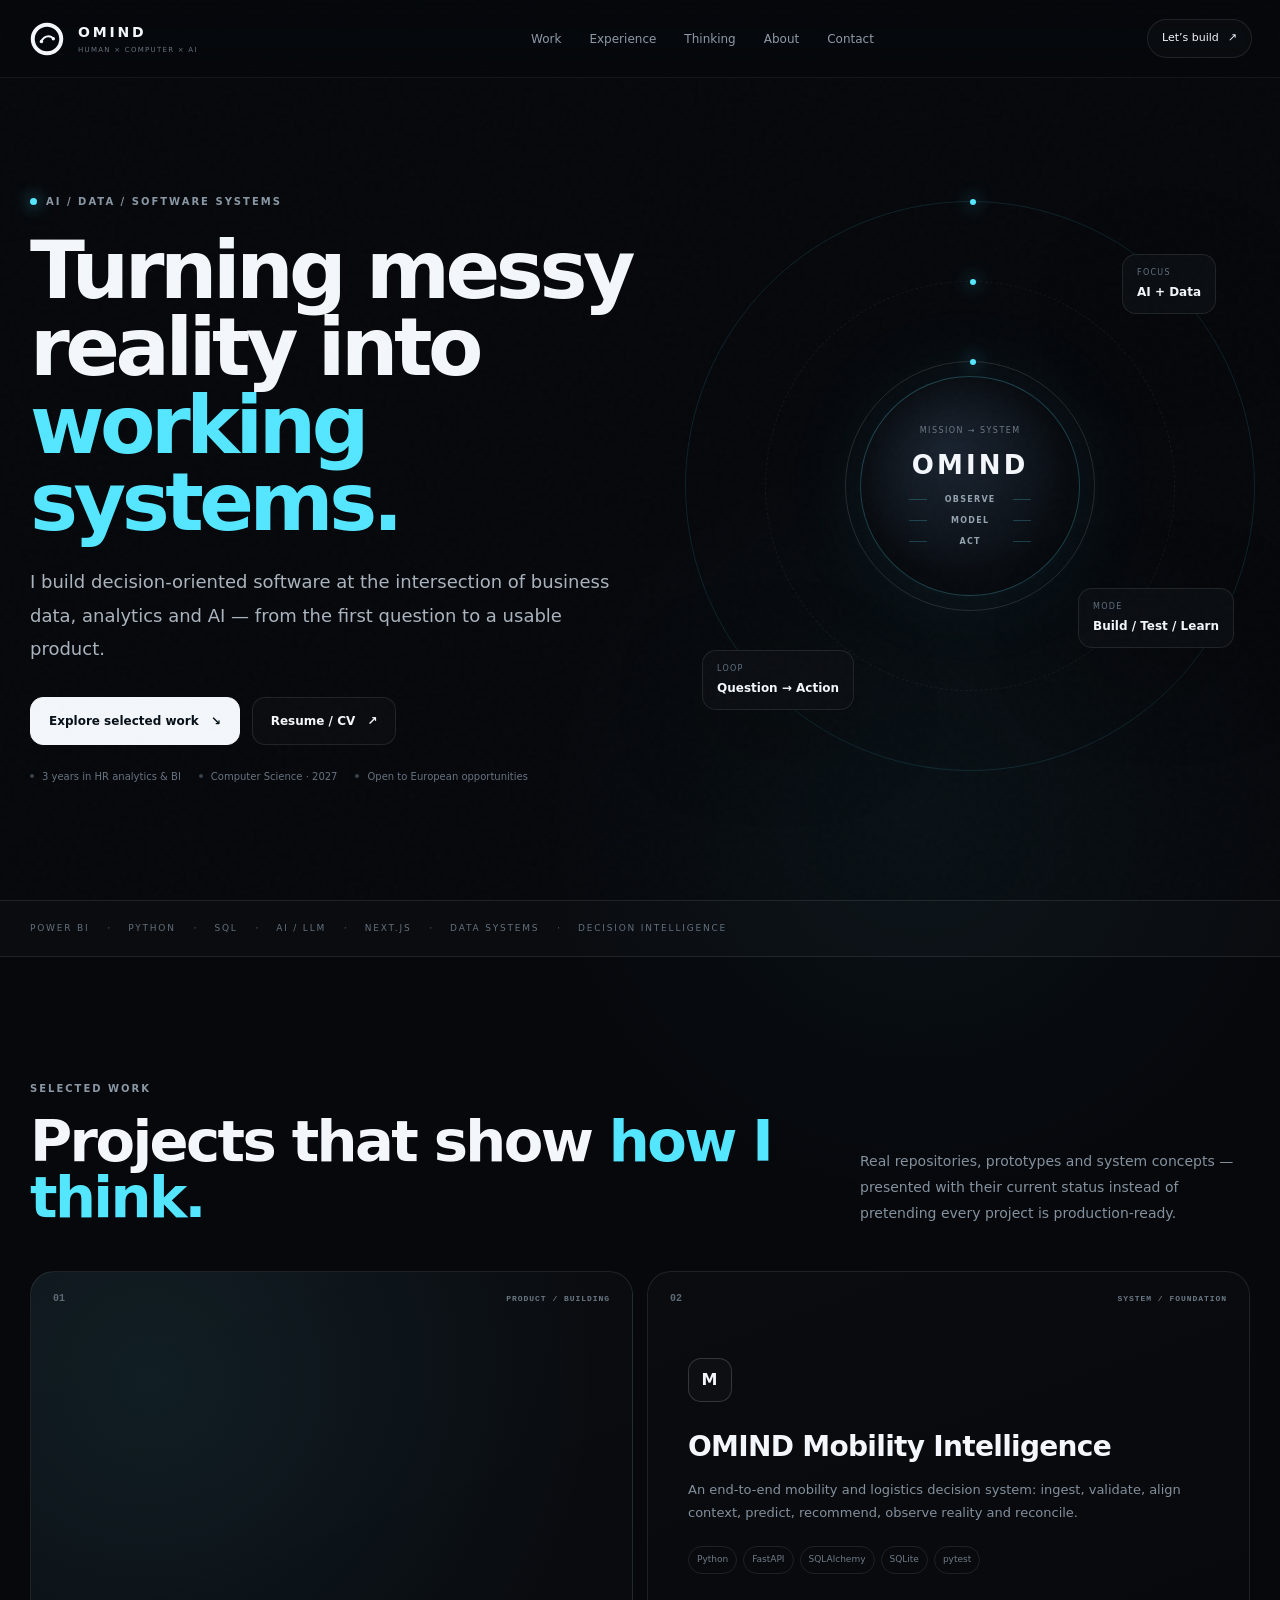
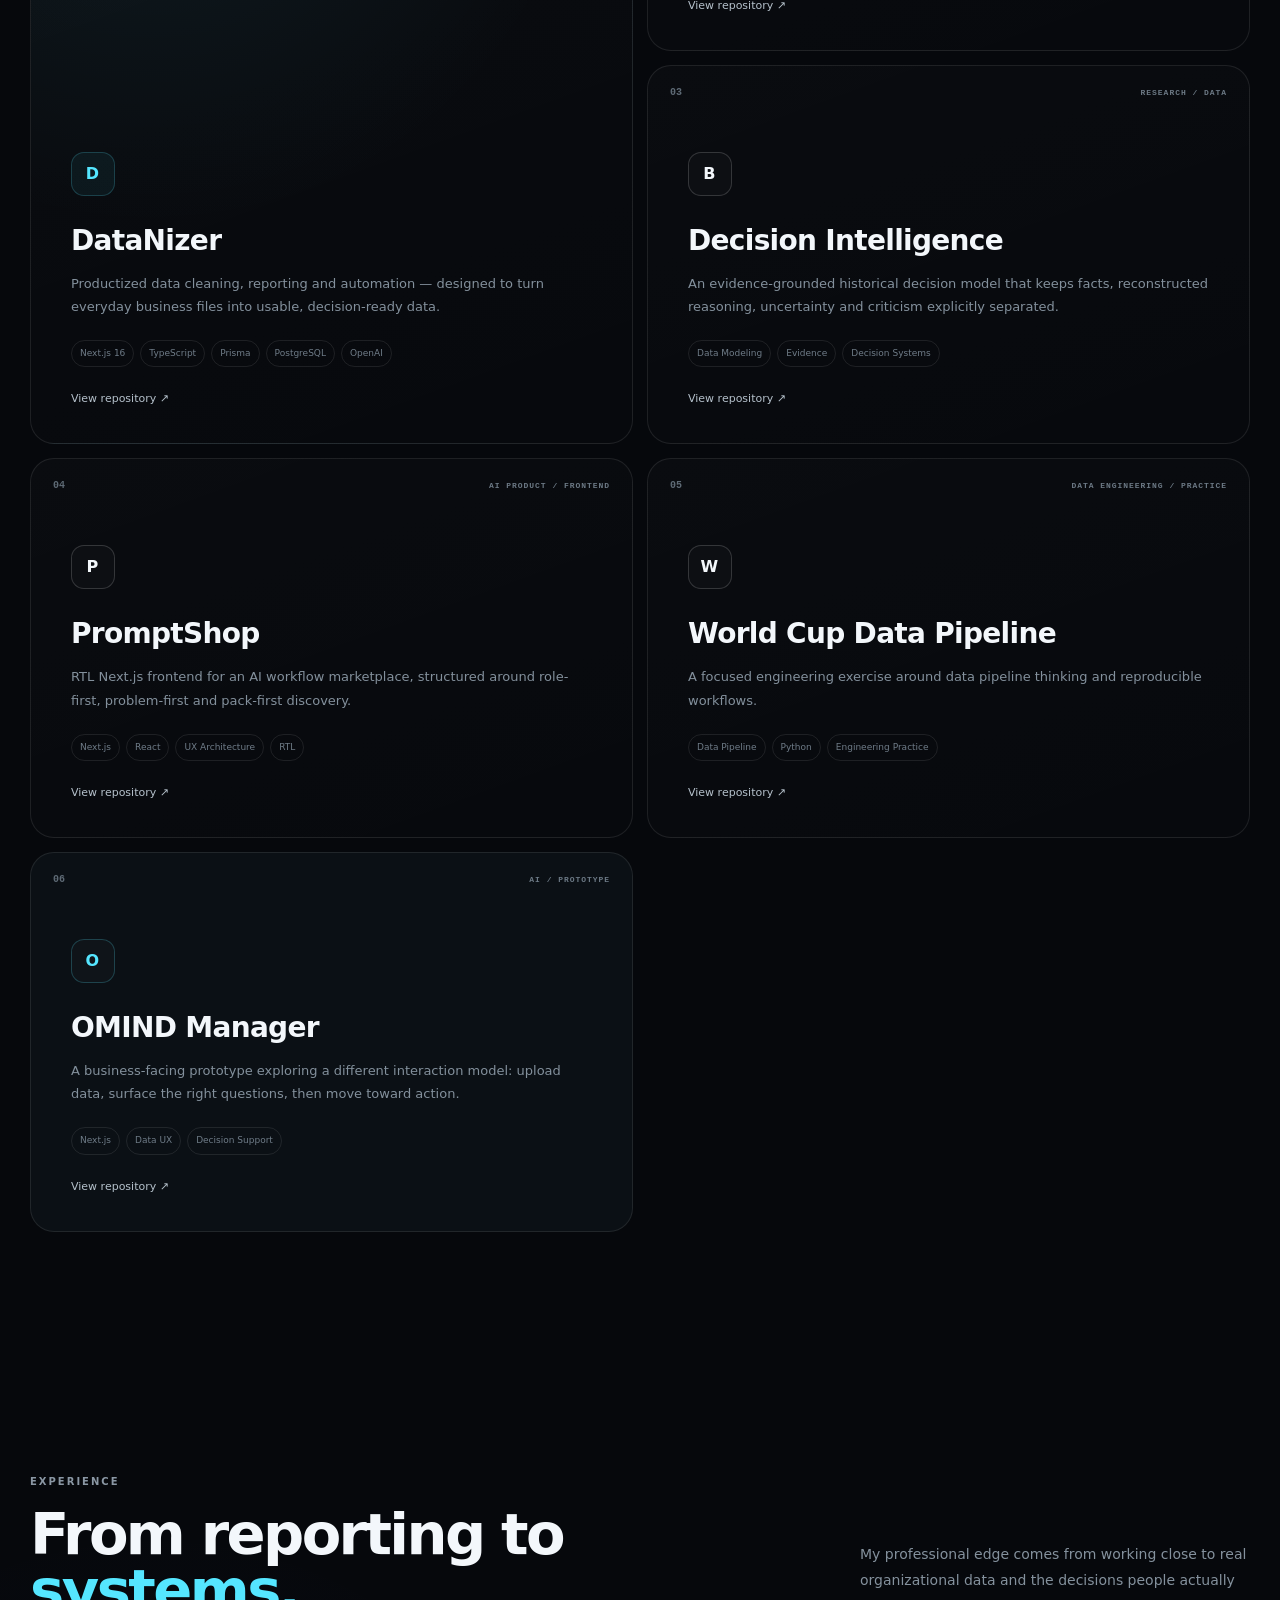
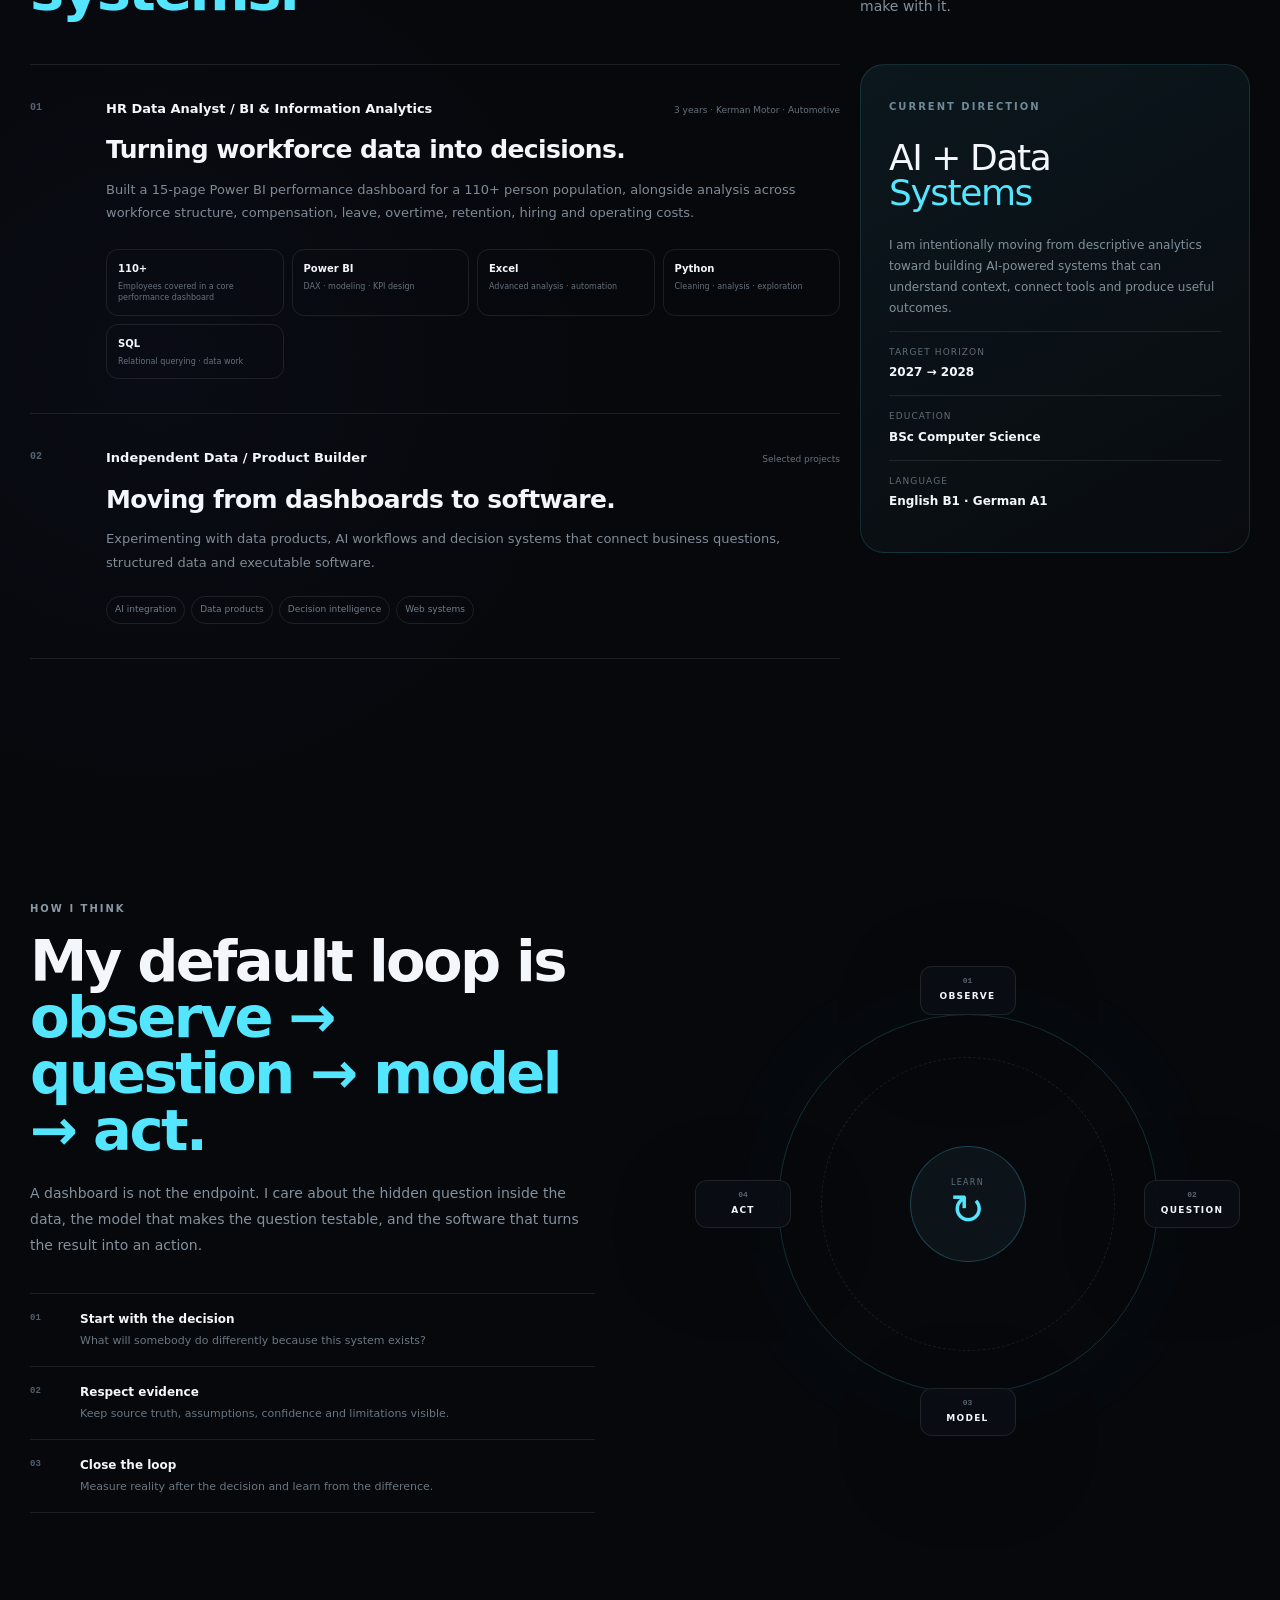
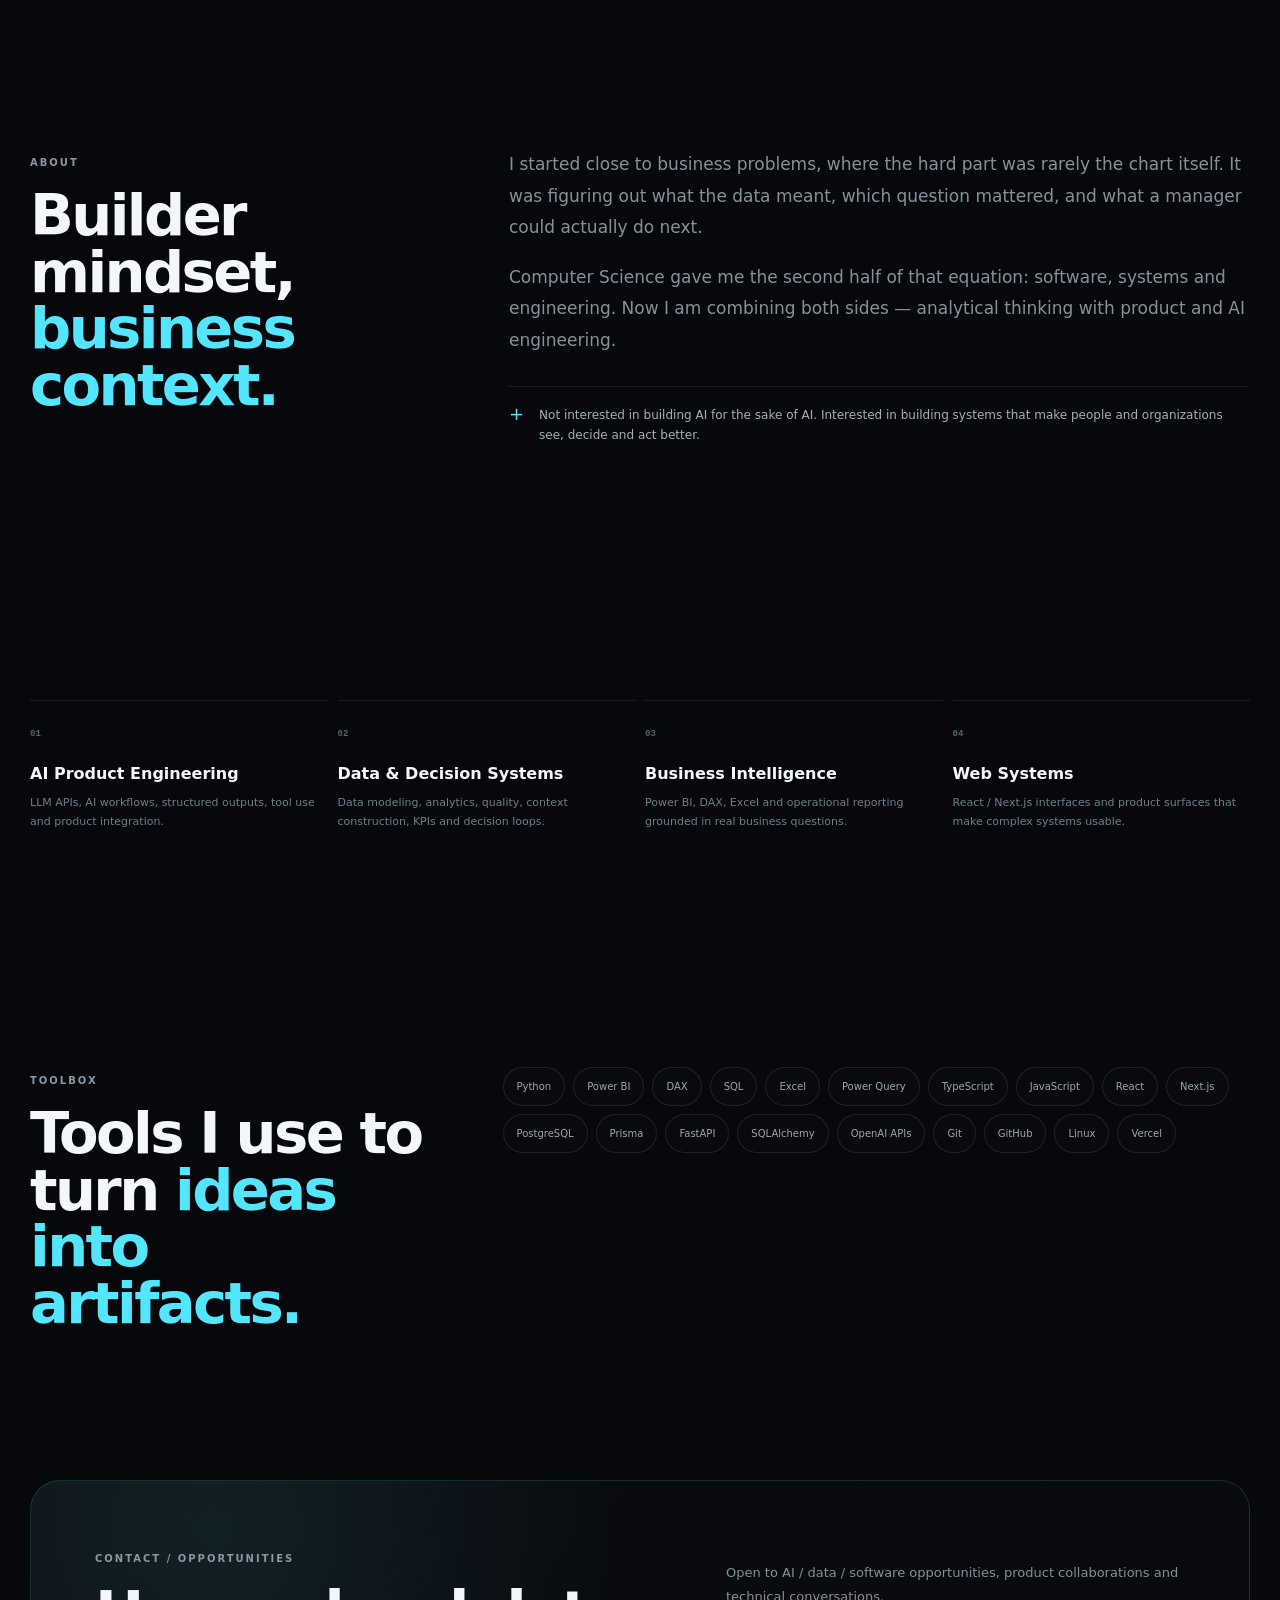
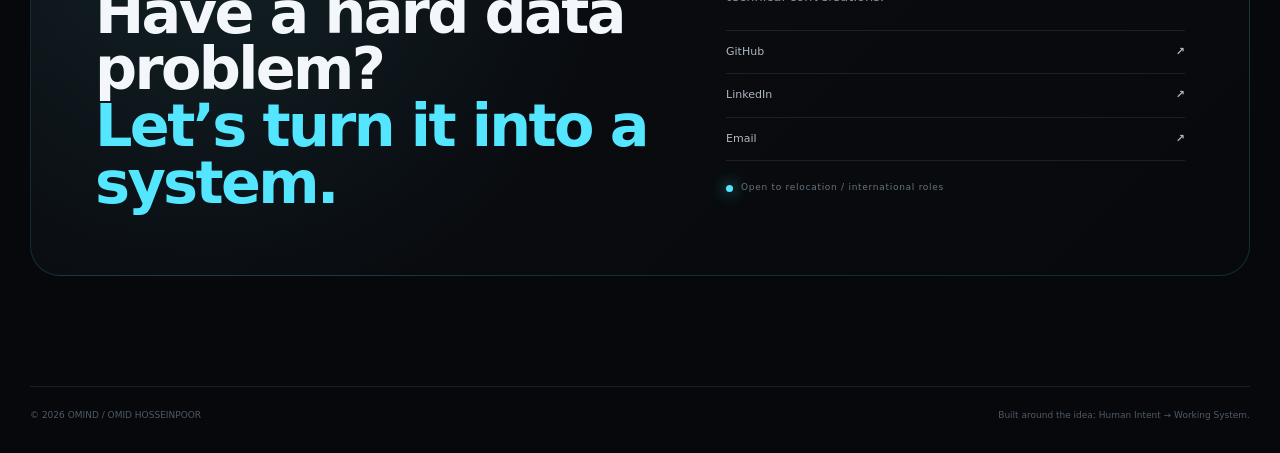
<file: portfolio-preview.html>
<!doctype html>
<html lang="en">
<head>
  <meta charset="utf-8">
  <meta name="viewport" content="width=device-width,initial-scale=1">
  <meta name="theme-color" content="#07090d">
  <meta name="description" content="Omid Hosseinpoor — AI & Data Systems Builder. Portfolio, experience, selected projects and technical focus.">
  <meta property="og:title" content="Omid Hosseinpoor — AI & Data Systems Builder">
  <meta property="og:description" content="I build decision systems that connect data, business questions and AI to usable software.">
  <meta property="og:type" content="website">
  <!-- TODO: Add a canonical URL once the final domain is chosen. -->
  <link rel="icon" href="favicon.svg" type="image/svg+xml">
  <style>:root{
  --bg:#06080c;
  --bg-soft:#0b0f14;
  --panel:#0e1319;
  --panel-2:#111820;
  --text:#f3f7fb;
  --muted:#8f9aa7;
  --muted-2:#687380;
  --line:rgba(255,255,255,.09);
  --line-strong:rgba(255,255,255,.16);
  --cyan:#55e6ff;
  --cyan-soft:rgba(85,230,255,.16);
  --cyan-faint:rgba(85,230,255,.055);
  --max:1220px;
  --radius:24px;
  --shadow:0 24px 90px rgba(0,0,0,.32);
}
*{box-sizing:border-box}
html{scroll-behavior:smooth}
body{margin:0;background:
  radial-gradient(circle at 72% 12%,rgba(85,230,255,.045),transparent 24rem),
  radial-gradient(circle at 12% 52%,rgba(120,120,255,.035),transparent 28rem),
  var(--bg);color:var(--text);font-family:Inter,ui-sans-serif,system-ui,-apple-system,BlinkMacSystemFont,"Segoe UI",sans-serif;line-height:1.5}
body:before{content:"";position:fixed;inset:0;pointer-events:none;background-image:linear-gradient(rgba(255,255,255,.025) 1px,transparent 1px),linear-gradient(90deg,rgba(255,255,255,.025) 1px,transparent 1px);background-size:72px 72px;mask-image:linear-gradient(to bottom,black,transparent 78%);opacity:.23}
a{color:inherit;text-decoration:none}
button,input,textarea,select{font:inherit}
.grain{position:fixed;inset:0;pointer-events:none;z-index:20;opacity:.035;background-image:url("data:image/svg+xml,%3Csvg viewBox='0 0 180 180' xmlns='http://www.w3.org/2000/svg'%3E%3Cfilter id='n'%3E%3CfeTurbulence type='fractalNoise' baseFrequency='.9' numOctaves='3' stitchTiles='stitch'/%3E%3C/filter%3E%3Crect width='100%25' height='100%25' filter='url(%23n)' opacity='.55'/%3E%3C/svg%3E")}
.section-shell{width:min(var(--max),calc(100% - 48px));margin-inline:auto}
.site-header{position:sticky;top:0;z-index:30;height:78px;display:flex;align-items:center;justify-content:space-between;padding:0 28px;background:rgba(6,8,12,.76);backdrop-filter:blur(18px);border-bottom:1px solid rgba(255,255,255,.06)}
.brand{display:flex;align-items:center;gap:12px;min-width:230px}
.brand-mark{width:38px;height:38px;color:var(--text);display:block}
.brand-mark svg{width:100%;height:100%}
.brand-copy{display:flex;flex-direction:column}
.brand-copy strong{letter-spacing:.2em;font-size:14px}
.brand-copy small{font-size:7px;letter-spacing:.18em;color:var(--muted-2);margin-top:2px}
.desktop-nav{display:flex;gap:28px;font-size:12px;color:var(--muted)}
.desktop-nav a{transition:color .2s ease}
.desktop-nav a:hover{color:var(--text)}
.header-cta{display:flex;gap:9px;align-items:center;padding:10px 14px;border:1px solid var(--line);border-radius:999px;font-size:11px;background:rgba(255,255,255,.018)}
.header-cta:hover{border-color:rgba(85,230,255,.32);color:var(--cyan)}
.hero{min-height:calc(100vh - 78px);display:grid;grid-template-columns:1.04fr .96fr;gap:54px;align-items:center;padding-block:70px 76px}
.eyebrow{display:inline-flex;align-items:center;gap:9px;color:#8a97a4;letter-spacing:.2em;font-size:10px;font-weight:700}
.status-dot{width:7px;height:7px;border-radius:50%;background:var(--cyan);box-shadow:0 0 16px var(--cyan);display:inline-block}
.hero h1{font-size:clamp(52px,6.3vw,94px);line-height:.96;letter-spacing:-.055em;max-width:780px;margin:20px 0 24px;font-weight:700}
em{font-style:normal;color:var(--cyan)}
.hero-lede{max-width:655px;font-size:18px;line-height:1.85;color:#aab4be}
.hero-actions{display:flex;gap:12px;flex-wrap:wrap;margin-top:32px}
.button{display:inline-flex;align-items:center;gap:12px;padding:14px 18px;border-radius:13px;border:1px solid var(--line);font-size:12px;font-weight:700;transition:transform .2s ease,border-color .2s ease,background .2s ease}
.button:hover{transform:translateY(-2px)}
.button-primary{background:var(--text);color:#071018;border-color:var(--text)}
.button-primary:hover{background:var(--cyan);border-color:var(--cyan)}
.button-ghost{background:rgba(255,255,255,.018)}
.button-ghost:hover{border-color:var(--line-strong)}
.hero-meta{display:flex;gap:18px;flex-wrap:wrap;color:#677380;font-size:10px;margin-top:24px}
.hero-meta span:before{content:"";display:inline-block;width:4px;height:4px;border-radius:50%;background:#37424c;margin:0 8px 2px 0}
.hero-system{height:620px;position:relative;display:grid;place-items:center}
.orbit{position:absolute;border-radius:50%;border:1px solid rgba(255,255,255,.06)}
.orbit-a{width:570px;height:570px;border-color:rgba(85,230,255,.12);animation:spin 38s linear infinite}
.orbit-b{width:410px;height:410px;border-style:dashed;animation:spin 25s linear reverse infinite}
.orbit-c{width:250px;height:250px;border-color:rgba(255,255,255,.12)}
.orbit:after{content:"";position:absolute;left:50%;top:-3px;width:6px;height:6px;background:var(--cyan);border-radius:50%;box-shadow:0 0 18px var(--cyan)}
.system-core{width:220px;height:220px;border-radius:50%;background:radial-gradient(circle at 40% 35%,#1a2430,#0b1016 62%);border:1px solid rgba(85,230,255,.22);box-shadow:0 0 90px rgba(85,230,255,.08),inset 0 0 60px rgba(0,0,0,.7);display:flex;flex-direction:column;align-items:center;justify-content:center;gap:9px;z-index:2}
.core-kicker{font-size:8px;letter-spacing:.18em;color:#6b7987}
.core-title{font-size:26px;letter-spacing:.12em;font-weight:700}
.core-line{display:grid;grid-template-columns:18px auto 18px;align-items:center;gap:6px;font-size:8px;color:#94a3af;letter-spacing:.16em;width:122px}
.core-line span{height:1px;background:rgba(85,230,255,.22)}
.core-line b{font-weight:600;text-align:center}
.floating-card{position:absolute;z-index:3;padding:12px 14px;border:1px solid var(--line);background:rgba(12,16,21,.84);backdrop-filter:blur(12px);border-radius:14px;box-shadow:var(--shadow)}
.floating-card small{display:block;color:#62707e;font-size:8px;letter-spacing:.16em}
.floating-card strong{display:block;font-size:12px;margin-top:4px}
.card-one{top:78px;right:34px}
.card-two{bottom:86px;left:12px}
.card-three{bottom:148px;right:16px}
.signal-strip{border-block:1px solid var(--line);background:rgba(255,255,255,.015)}
.signal-track{display:flex;align-items:center;gap:17px;min-height:55px;overflow:hidden;color:#63707c;font-size:9px;letter-spacing:.2em;white-space:nowrap}
.content-section{padding-block:118px}
.section-heading{display:grid;grid-template-columns:1fr 390px;align-items:end;gap:40px;margin-bottom:44px}
.section-heading h2,.about-section h2,.stack-section h2{font-size:clamp(38px,4.5vw,63px);line-height:.98;letter-spacing:-.045em;margin:15px 0 0}
.section-heading p,.about-text p,.system-copy>p{color:#84919d;font-size:14px;line-height:1.85;margin:0}
.project-grid{display:grid;grid-template-columns:repeat(2,1fr);gap:14px}
.project-card{min-height:360px;border:1px solid var(--line);background:linear-gradient(160deg,rgba(255,255,255,.02),rgba(255,255,255,.008));border-radius:var(--radius);padding:22px;display:flex;flex-direction:column;justify-content:space-between;transition:transform .25s ease,border-color .25s ease,background .25s ease}
.project-card:hover{transform:translateY(-4px);border-color:rgba(85,230,255,.2);background:linear-gradient(160deg,rgba(85,230,255,.05),rgba(255,255,255,.008))}
.project-featured{grid-row:span 2;min-height:734px;background:radial-gradient(circle at 20% 14%,rgba(85,230,255,.08),transparent 28rem),linear-gradient(160deg,rgba(255,255,255,.024),rgba(255,255,255,.008))}
.project-dark{background:#0b1015}
.project-top{display:flex;justify-content:space-between;align-items:center}
.project-index{font:600 10px/1 ui-monospace,SFMono-Regular,Menlo,monospace;color:#5e6a75}
.project-status{font:700 8px/1 ui-monospace,SFMono-Regular,Menlo,monospace;letter-spacing:.12em;color:#6c7985}
.project-body{padding:54px 18px 12px}
.project-featured .project-body{padding-top:130px}
.project-mark{width:44px;height:44px;border-radius:13px;display:grid;place-items:center;border:1px solid var(--line-strong);font-weight:700;letter-spacing:.08em;margin-bottom:24px;background:rgba(255,255,255,.02)}
.mark-cyan{background:var(--cyan-faint);color:var(--cyan);border-color:rgba(85,230,255,.2)}
.mark-outline{color:var(--cyan);border-color:rgba(85,230,255,.22)}
.project-body h3{font-size:28px;letter-spacing:-.025em;margin:0 0 10px}
.project-body p{color:#83909c;line-height:1.78;font-size:13px;max-width:550px;margin:0}
.tag-row{display:flex;flex-wrap:wrap;gap:6px;margin-top:22px}
.tag-row span{padding:6px 8px;border:1px solid var(--line);border-radius:999px;color:#6f7c88;font-size:9px}
.project-link{display:inline-flex;gap:8px;margin-top:24px;font-size:11px;color:#b5c1cb}
.project-link:hover{color:var(--cyan)}
.experience-layout{display:grid;grid-template-columns:1.35fr .65fr;gap:20px}
.experience-main{border-top:1px solid var(--line)}
.timeline-item{display:grid;grid-template-columns:58px 1fr;gap:18px;padding:34px 0;border-bottom:1px solid var(--line)}
.timeline-marker{font:700 10px/1 ui-monospace,SFMono-Regular,Menlo,monospace;color:#56626e;padding-top:4px}
.role-line{display:flex;justify-content:space-between;gap:20px;align-items:baseline}
.role-line strong{font-size:13px}
.role-line span{font-size:9px;color:#65727e}
.timeline-item h3{font-size:25px;letter-spacing:-.025em;margin:13px 0 9px}
.timeline-item p{font-size:13px;line-height:1.8;color:#7f8b97;max-width:720px;margin:0}
.impact-grid{display:grid;grid-template-columns:repeat(4,1fr);gap:8px;margin-top:24px}
.impact-grid div{border:1px solid var(--line);border-radius:12px;padding:11px}
.impact-grid b{display:block;font-size:10px}
.impact-grid span{display:block;font-size:8px;color:#65717d;margin-top:5px;line-height:1.45}
.career-card{background:linear-gradient(150deg,rgba(85,230,255,.07),rgba(255,255,255,.015));border:1px solid rgba(85,230,255,.14);border-radius:var(--radius);padding:28px;align-self:start}
.career-card .eyebrow{color:#6f8997}
.direction{font-size:36px;line-height:.97;letter-spacing:-.04em;margin:24px 0}
.career-card p{color:#81909b;font-size:12px;line-height:1.75}
.mini-stat{border-top:1px solid var(--line);padding:14px 0}
.mini-stat span{display:block;color:#5f6c78;font-size:9px;text-transform:uppercase;letter-spacing:.12em}
.mini-stat strong{display:block;font-size:12px;margin-top:4px}
.system-section{display:grid;grid-template-columns:1fr 1fr;gap:90px;align-items:center}
.system-copy h2{font-size:clamp(40px,4.5vw,64px);line-height:.98;letter-spacing:-.045em;margin:15px 0 22px}
.principle-list{margin-top:34px;border-top:1px solid var(--line)}
.principle-list>div{display:grid;grid-template-columns:36px 1fr;column-gap:14px;padding:16px 0;border-bottom:1px solid var(--line)}
.principle-list span{font:700 9px/1 ui-monospace,SFMono-Regular,Menlo,monospace;color:#52606c;padding-top:4px}
.principle-list b{font-size:12px}
.principle-list p{grid-column:2;color:#697681;font-size:11px;line-height:1.65;margin:4px 0 0}
.loop-visual{position:relative;height:520px;display:grid;place-items:center}
.loop-ring{width:380px;height:380px;border:1px solid rgba(85,230,255,.18);border-radius:50%;position:absolute;box-shadow:0 0 100px rgba(85,230,255,.04)}
.loop-ring:before{content:"";position:absolute;inset:42px;border:1px dashed rgba(255,255,255,.09);border-radius:50%}
.loop-node{position:absolute;padding:10px 13px;border:1px solid var(--line);background:rgba(10,14,19,.9);border-radius:12px;text-align:center;min-width:96px;box-shadow:var(--shadow)}
.loop-node small{display:block;color:#586570;font:700 8px/1 ui-monospace,SFMono-Regular,Menlo,monospace}
.loop-node b{display:block;margin-top:5px;font-size:9px;letter-spacing:.14em}
.node-top{top:22px}.node-right{right:10px}.node-bottom{bottom:28px}.node-left{left:10px}
.loop-center{width:116px;height:116px;border-radius:50%;display:flex;flex-direction:column;align-items:center;justify-content:center;background:#0c1319;border:1px solid rgba(85,230,255,.24);position:relative;z-index:2}
.loop-center span{font-size:8px;color:#62707c;letter-spacing:.16em}.loop-center strong{font-size:42px;font-weight:400;color:var(--cyan);line-height:1}
.about-section{display:grid;grid-template-columns:.7fr 1.3fr;gap:80px;align-items:start}
.about-text{max-width:740px}
.about-text p{font-size:17px;line-height:1.85;margin:0 0 18px}
.bio-note{margin-top:30px;display:flex;gap:15px;align-items:flex-start;padding:18px 0;border-top:1px solid var(--line);color:#a4b0ba;font-size:12px;line-height:1.7}
.bio-symbol{color:var(--cyan);font-size:18px;line-height:1}
.capabilities{display:grid;grid-template-columns:repeat(4,1fr);gap:10px}
.capability-card{border-top:1px solid var(--line);padding:18px 0 0}
.capability-card>span{font:700 9px/1 ui-monospace,SFMono-Regular,Menlo,monospace;color:#56626e}
.capability-card h3{font-size:16px;margin:19px 0 8px}
.capability-card p{color:#707d89;font-size:11px;line-height:1.7;margin:0}
.stack-section{display:grid;grid-template-columns:.7fr 1.3fr;gap:70px;align-items:start}
.stack-cloud{display:flex;gap:8px;flex-wrap:wrap}
.stack-cloud span{padding:11px 13px;border:1px solid var(--line);border-radius:999px;color:#9aa6b0;font-size:10px;background:rgba(255,255,255,.012)}
.stack-cloud span:hover{border-color:rgba(85,230,255,.2);color:var(--cyan)}
.contact-section{padding-block:30px 110px}
.contact-panel{padding:64px;border-radius:30px;border:1px solid rgba(85,230,255,.15);background:radial-gradient(circle at 15% 12%,rgba(85,230,255,.09),transparent 25rem),linear-gradient(135deg,rgba(255,255,255,.022),rgba(255,255,255,.008));display:grid;grid-template-columns:1.1fr .9fr;gap:70px;align-items:center}
.contact-panel h2{font-size:clamp(40px,4.6vw,68px);line-height:.96;letter-spacing:-.045em;margin:16px 0 0}
.contact-side p{color:#82909b;font-size:13px;line-height:1.8;margin:0 0 22px}
.contact-links{border-top:1px solid var(--line)}
.contact-links a{display:flex;justify-content:space-between;padding:13px 0;border-bottom:1px solid var(--line);font-size:11px;color:#afb8c1}
.contact-links a:hover{color:var(--cyan)}
.availability{display:flex;gap:8px;align-items:center;margin-top:20px;color:#66747f;font-size:9px;letter-spacing:.08em}
.reveal{opacity:0;transform:translateY(18px);transition:opacity .65s ease,transform .65s ease}.reveal.is-visible{opacity:1;transform:none}
@media(prefers-reduced-motion:reduce){html{scroll-behavior:auto}.reveal{opacity:1;transform:none;transition:none}.orbit-a,.orbit-b{animation:none}}
.site-footer{display:flex;justify-content:space-between;gap:20px;padding:22px 0 30px;border-top:1px solid var(--line);color:#4f5b66;font-size:9px}
@keyframes spin{to{transform:rotate(360deg)}}
@media(max-width:980px){
  .desktop-nav{display:none}
  .hero{grid-template-columns:1fr;padding-top:60px}
  .hero-system{height:480px}
  .project-grid{grid-template-columns:1fr}
  .project-featured{grid-row:auto;min-height:500px}
  .experience-layout,.system-section,.about-section,.stack-section,.contact-panel{grid-template-columns:1fr}
  .capabilities{grid-template-columns:1fr 1fr}
  .section-heading{grid-template-columns:1fr}
  .section-heading p{max-width:650px}
  .impact-grid{grid-template-columns:1fr 1fr}
  .contact-panel{gap:30px}
}
@media(max-width:620px){
  .section-shell{width:min(var(--max),calc(100% - 28px))}
  .site-header{height:68px;padding:0 15px}
  .brand{min-width:0}
  .brand-copy small{display:none}
  .header-cta{padding:9px 11px}
  .hero{min-height:auto;padding-block:56px 55px}
  .hero h1{font-size:50px}
  .hero-lede{font-size:15px}
  .hero-system{height:390px}
  .orbit-a{width:340px;height:340px}
  .orbit-b{width:245px;height:245px}
  .orbit-c{width:150px;height:150px}
  .system-core{width:150px;height:150px}
  .core-title{font-size:20px}
  .floating-card{transform:scale(.85)}
  .card-one{top:30px;right:0}.card-two{bottom:46px;left:0}.card-three{bottom:105px;right:0}
  .content-section{padding-block:80px}
  .section-heading h2,.about-section h2,.stack-section h2,.system-copy h2{font-size:41px}
  .project-card,.project-featured{min-height:auto}
  .project-body,.project-featured .project-body{padding-top:50px}
  .role-line{flex-direction:column;gap:6px}
  .impact-grid{grid-template-columns:1fr 1fr}
  .loop-visual{height:410px}
  .loop-ring{width:300px;height:300px}
  .node-top{top:10px}.node-right{right:0}.node-bottom{bottom:10px}.node-left{left:0}
  .contact-panel{padding:34px 24px;border-radius:23px}
  .site-footer{flex-direction:column}
}
</style>
  <title>OMID HOSSEINPOOR — AI & Data Systems Builder</title>
</head>
<body>
  <div class="grain" aria-hidden="true"></div>

  <header class="site-header">
    <a class="brand" href="#top" aria-label="OMIND home">
      <span class="brand-mark" aria-hidden="true">
        <svg viewBox="0 0 48 48" fill="none">
          <circle cx="24" cy="24" r="18" stroke="currentColor" stroke-width="5"/>
          <path d="M16 27.5c2.9-4.8 6.2-7.1 9.8-7.1 2.5 0 4.7 1.1 6.2 3.3" stroke="currentColor" stroke-width="2.5" stroke-linecap="round"/>
          <circle cx="17.1" cy="27.2" r="2.1" fill="currentColor"/>
          <circle cx="32" cy="23.7" r="2.1" fill="currentColor"/>
        </svg>
      </span>
      <span class="brand-copy">
        <strong>OMIND</strong>
        <small>HUMAN × COMPUTER × AI</small>
      </span>
    </a>

    <nav class="desktop-nav" aria-label="Primary">
      <a href="#work">Work</a>
      <a href="#experience">Experience</a>
      <a href="#system">Thinking</a>
      <a href="#about">About</a>
      <a href="#contact">Contact</a>
    </nav>

    <a class="header-cta" href="#contact">
      <span>Let’s build</span><span aria-hidden="true">↗</span>
    </a>
  </header>

  <main id="top">
    <section class="hero section-shell">
      <div class="hero-copy">
        <div class="eyebrow"><span class="status-dot"></span> AI / DATA / SOFTWARE SYSTEMS</div>
        <h1>Turning messy reality into <em>working systems.</em></h1>
        <p class="hero-lede">
          I build decision-oriented software at the intersection of business data, analytics and AI —
          from the first question to a usable product.
        </p>

        <div class="hero-actions">
          <a class="button button-primary" href="#work">Explore selected work <span>↘</span></a>
          <!-- TODO: Replace the href with the final hosted PDF/CV URL. -->
          <a class="button button-ghost" href="#contact">Resume / CV <span>↗</span></a>
        </div>

        <div class="hero-meta">
          <span>3 years in HR analytics & BI</span>
          <span>Computer Science · 2027</span>
          <span>Open to European opportunities</span>
        </div>
      </div>

      <div class="hero-system" aria-label="System builder visual">
        <div class="orbit orbit-a"></div>
        <div class="orbit orbit-b"></div>
        <div class="orbit orbit-c"></div>
        <div class="system-core">
          <div class="core-kicker">MISSION → SYSTEM</div>
          <div class="core-title">OMIND</div>
          <div class="core-line"><span></span><b>OBSERVE</b><span></span></div>
          <div class="core-line"><span></span><b>MODEL</b><span></span></div>
          <div class="core-line"><span></span><b>ACT</b><span></span></div>
        </div>
        <div class="floating-card card-one">
          <small>FOCUS</small>
          <strong>AI + Data</strong>
        </div>
        <div class="floating-card card-two">
          <small>LOOP</small>
          <strong>Question → Action</strong>
        </div>
        <div class="floating-card card-three">
          <small>MODE</small>
          <strong>Build / Test / Learn</strong>
        </div>
      </div>
    </section>

    <section class="signal-strip">
      <div class="signal-track section-shell">
        <span>POWER BI</span><i>·</i><span>PYTHON</span><i>·</i><span>SQL</span><i>·</i><span>AI / LLM</span><i>·</i>
        <span>NEXT.JS</span><i>·</i><span>DATA SYSTEMS</span><i>·</i><span>DECISION INTELLIGENCE</span>
      </div>
    </section>

    <section id="work" class="section-shell content-section">
      <div class="section-heading">
        <div>
          <div class="eyebrow">SELECTED WORK</div>
          <h2>Projects that show <em>how I think.</em></h2>
        </div>
        <p>Real repositories, prototypes and system concepts — presented with their current status instead of pretending every project is production-ready.</p>
      </div>

      <div class="project-grid">
        <article class="project-card project-featured">
          <div class="project-top">
            <span class="project-index">01</span>
            <span class="project-status">PRODUCT / BUILDING</span>
          </div>
          <div class="project-body">
            <div class="project-mark mark-cyan">D</div>
            <h3>DataNizer</h3>
            <p>Productized data cleaning, reporting and automation — designed to turn everyday business files into usable, decision-ready data.</p>
            <div class="tag-row">
              <span>Next.js 16</span><span>TypeScript</span><span>Prisma</span><span>PostgreSQL</span><span>OpenAI</span>
            </div>
            <a class="project-link" href="https://github.com/mhrhpr/omindlab-datanizer" target="_blank" rel="noreferrer">View repository ↗</a>
          </div>
        </article>

        <article class="project-card">
          <div class="project-top">
            <span class="project-index">02</span>
            <span class="project-status">SYSTEM / FOUNDATION</span>
          </div>
          <div class="project-body">
            <div class="project-mark">M</div>
            <h3>OMIND Mobility Intelligence</h3>
            <p>An end-to-end mobility and logistics decision system: ingest, validate, align context, predict, recommend, observe reality and reconcile.</p>
            <div class="tag-row">
              <span>Python</span><span>FastAPI</span><span>SQLAlchemy</span><span>SQLite</span><span>pytest</span>
            </div>
            <a class="project-link" href="https://github.com/mhrhpr/MOBILITY_LOGISTIC" target="_blank" rel="noreferrer">View repository ↗</a>
          </div>
        </article>

        <article class="project-card">
          <div class="project-top">
            <span class="project-index">03</span>
            <span class="project-status">RESEARCH / DATA</span>
          </div>
          <div class="project-body">
            <div class="project-mark">B</div>
            <h3>Decision Intelligence</h3>
            <p>An evidence-grounded historical decision model that keeps facts, reconstructed reasoning, uncertainty and criticism explicitly separated.</p>
            <div class="tag-row">
              <span>Data Modeling</span><span>Evidence</span><span>Decision Systems</span>
            </div>
            <a class="project-link" href="https://github.com/mhrhpr/bichilinger-decision-intelligence" target="_blank" rel="noreferrer">View repository ↗</a>
          </div>
        </article>

        <article class="project-card">
          <div class="project-top">
            <span class="project-index">04</span>
            <span class="project-status">AI PRODUCT / FRONTEND</span>
          </div>
          <div class="project-body">
            <div class="project-mark">P</div>
            <h3>PromptShop</h3>
            <p>RTL Next.js frontend for an AI workflow marketplace, structured around role-first, problem-first and pack-first discovery.</p>
            <div class="tag-row">
              <span>Next.js</span><span>React</span><span>UX Architecture</span><span>RTL</span>
            </div>
            <a class="project-link" href="https://github.com/mhrhpr/promptsshop" target="_blank" rel="noreferrer">View repository ↗</a>
          </div>
        </article>

        <article class="project-card">
          <div class="project-top">
            <span class="project-index">05</span>
            <span class="project-status">DATA ENGINEERING / PRACTICE</span>
          </div>
          <div class="project-body">
            <div class="project-mark">W</div>
            <h3>World Cup Data Pipeline</h3>
            <p>A focused engineering exercise around data pipeline thinking and reproducible workflows.</p>
            <div class="tag-row">
              <span>Data Pipeline</span><span>Python</span><span>Engineering Practice</span>
            </div>
            <a class="project-link" href="https://github.com/mhrhpr/worldcup-2026-data-pipeline" target="_blank" rel="noreferrer">View repository ↗</a>
          </div>
        </article>

        <article class="project-card project-dark">
          <div class="project-top">
            <span class="project-index">06</span>
            <span class="project-status">AI / PROTOTYPE</span>
          </div>
          <div class="project-body">
            <div class="project-mark mark-outline">O</div>
            <h3>OMIND Manager</h3>
            <p>A business-facing prototype exploring a different interaction model: upload data, surface the right questions, then move toward action.</p>
            <div class="tag-row">
              <span>Next.js</span><span>Data UX</span><span>Decision Support</span>
            </div>
            <a class="project-link" href="https://github.com/mhrhpr/omind-manager" target="_blank" rel="noreferrer">View repository ↗</a>
          </div>
        </article>
      </div>
    </section>

    <section id="experience" class="section-shell content-section">
      <div class="section-heading">
        <div>
          <div class="eyebrow">EXPERIENCE</div>
          <h2>From reporting to <em>systems.</em></h2>
        </div>
        <p>My professional edge comes from working close to real organizational data and the decisions people actually make with it.</p>
      </div>

      <div class="experience-layout">
        <div class="experience-main">
          <div class="timeline-item">
            <span class="timeline-marker">01</span>
            <div>
              <!-- TODO: Replace the approximate duration with exact employment dates. -->
              <div class="role-line"><strong>HR Data Analyst / BI & Information Analytics</strong><span>3 years · Kerman Motor · Automotive</span></div>
              <h3>Turning workforce data into decisions.</h3>
              <p>Built a 15-page Power BI performance dashboard for a 110+ person population, alongside analysis across workforce structure, compensation, leave, overtime, retention, hiring and operating costs.</p>
              <div class="impact-grid"><div><b>110+</b><span>Employees covered in a core performance dashboard</span></div>
                <div><b>Power BI</b><span>DAX · modeling · KPI design</span></div>
                <div><b>Excel</b><span>Advanced analysis · automation</span></div>
                <div><b>Python</b><span>Cleaning · analysis · exploration</span></div>
                <div><b>SQL</b><span>Relational querying · data work</span></div>
              </div>
            </div>
          </div>

          <div class="timeline-item">
            <span class="timeline-marker">02</span>
            <div>
              <div class="role-line"><strong>Independent Data / Product Builder</strong><span>Selected projects</span></div>
              <h3>Moving from dashboards to software.</h3>
              <p>Experimenting with data products, AI workflows and decision systems that connect business questions, structured data and executable software.</p>
              <div class="tag-row">
                <span>AI integration</span><span>Data products</span><span>Decision intelligence</span><span>Web systems</span>
              </div>
            </div>
          </div>
        </div>

        <aside class="career-card">
          <div class="eyebrow">CURRENT DIRECTION</div>
          <div class="direction">AI + Data<br><em>Systems</em></div>
          <p>I am intentionally moving from descriptive analytics toward building AI-powered systems that can understand context, connect tools and produce useful outcomes.</p>
          <div class="mini-stat"><span>Target horizon</span><strong>2027 → 2028</strong></div>
          <div class="mini-stat"><span>Education</span><strong>BSc Computer Science</strong></div>
          <div class="mini-stat"><span>Language</span><strong>English B1 · German A1</strong></div>
        </aside>
      </div>
    </section>

    <section id="system" class="section-shell content-section system-section">
      <div class="system-copy">
        <div class="eyebrow">HOW I THINK</div>
        <h2>My default loop is <em>observe → question → model → act.</em></h2>
        <p>
          A dashboard is not the endpoint. I care about the hidden question inside the data,
          the model that makes the question testable, and the software that turns the result into an action.
        </p>
        <div class="principle-list">
          <div><span>01</span><b>Start with the decision</b><p>What will somebody do differently because this system exists?</p></div>
          <div><span>02</span><b>Respect evidence</b><p>Keep source truth, assumptions, confidence and limitations visible.</p></div>
          <div><span>03</span><b>Close the loop</b><p>Measure reality after the decision and learn from the difference.</p></div>
        </div>
      </div>

      <div class="loop-visual" aria-hidden="true">
        <div class="loop-ring"></div>
        <div class="loop-node node-top"><small>01</small><b>OBSERVE</b></div>
        <div class="loop-node node-right"><small>02</small><b>QUESTION</b></div>
        <div class="loop-node node-bottom"><small>03</small><b>MODEL</b></div>
        <div class="loop-node node-left"><small>04</small><b>ACT</b></div>
        <div class="loop-center"><span>LEARN</span><strong>↻</strong></div>
      </div>
    </section>

    <section id="about" class="section-shell content-section about-section">
      <div>
        <div class="eyebrow">ABOUT</div>
        <h2>Builder mindset, <em>business context.</em></h2>
      </div>
      <div class="about-text">
        <p>I started close to business problems, where the hard part was rarely the chart itself. It was figuring out what the data meant, which question mattered, and what a manager could actually do next.</p>
        <p>Computer Science gave me the second half of that equation: software, systems and engineering. Now I am combining both sides — analytical thinking with product and AI engineering.</p>
        <div class="bio-note">
          <span class="bio-symbol">+</span>
          <span>Not interested in building AI for the sake of AI. Interested in building systems that make people and organizations see, decide and act better.</span>
        </div>
      </div>
    </section>

    <section class="section-shell content-section capabilities">
      <div class="capability-card">
        <span>01</span>
        <h3>AI Product Engineering</h3>
        <p>LLM APIs, AI workflows, structured outputs, tool use and product integration.</p>
      </div>
      <div class="capability-card">
        <span>02</span>
        <h3>Data & Decision Systems</h3>
        <p>Data modeling, analytics, quality, context construction, KPIs and decision loops.</p>
      </div>
      <div class="capability-card">
        <span>03</span>
        <h3>Business Intelligence</h3>
        <p>Power BI, DAX, Excel and operational reporting grounded in real business questions.</p>
      </div>
      <div class="capability-card">
        <span>04</span>
        <h3>Web Systems</h3>
        <p>React / Next.js interfaces and product surfaces that make complex systems usable.</p>
      </div>
    </section>

    <section class="section-shell content-section stack-section">
      <div>
        <div class="eyebrow">TOOLBOX</div>
        <h2>Tools I use to turn <em>ideas into artifacts.</em></h2>
      </div>
      <div class="stack-cloud" aria-label="Technology stack">
        <span>Python</span><span>Power BI</span><span>DAX</span><span>SQL</span><span>Excel</span>
        <span>Power Query</span><span>TypeScript</span><span>JavaScript</span><span>React</span><span>Next.js</span>
        <span>PostgreSQL</span><span>Prisma</span><span>FastAPI</span><span>SQLAlchemy</span><span>OpenAI APIs</span>
        <span>Git</span><span>GitHub</span><span>Linux</span><span>Vercel</span>
      </div>
    </section>

    <section id="contact" class="section-shell contact-section">
      <div class="contact-panel">
        <div>
          <div class="eyebrow">CONTACT / OPPORTUNITIES</div>
          <h2>Have a hard data problem?<br><em>Let’s turn it into a system.</em></h2>
        </div>
        <div class="contact-side">
          <p>Open to AI / data / software opportunities, product collaborations and technical conversations.</p>

          <div class="contact-links">
            <a href="https://github.com/mhrhpr" target="_blank" rel="noreferrer"><span>GitHub</span><b>↗</b></a>
            <!-- TODO: Replace #LINKEDIN with your real LinkedIn URL. -->
            <a href="#LINKEDIN" data-placeholder-link><span>LinkedIn</span><b>↗</b></a>
            <!-- TODO: Replace the email placeholder with your professional email. -->
            <a href="mailto:YOUR.EMAIL@example.com"><span>Email</span><b>↗</b></a>
          </div>

          <div class="availability"><span class="status-dot"></span> Open to relocation / international roles</div>
        </div>
      </div>
    </section>
  </main>

  <footer class="site-footer section-shell">
    <span>© <span id="year"></span> OMIND / OMID HOSSEINPOOR</span>
    <span>Built around the idea: Human Intent → Working System.</span>
  </footer>

  <script>document.addEventListener("DOMContentLoaded",()=>{
  const year=document.getElementById("year");
  if(year) year.textContent=new Date().getFullYear();

  document.querySelectorAll("[data-placeholder-link]").forEach(link=>{
    link.addEventListener("click",(event)=>{
      event.preventDefault();
      alert("TODO: Add your real LinkedIn URL in index.html.");
    });
  });

  const observer=new IntersectionObserver((entries)=>{
    entries.forEach(entry=>{
      if(entry.isIntersecting){
        entry.target.classList.add("is-visible");
        observer.unobserve(entry.target);
      }
    });
  },{threshold:.08});

  document.querySelectorAll(".project-card,.timeline-item,.capability-card,.principle-list>div,.contact-panel").forEach(el=>{
    el.classList.add("reveal");
    observer.observe(el);
  });
});
</script>
</body>
</html>
</file>
